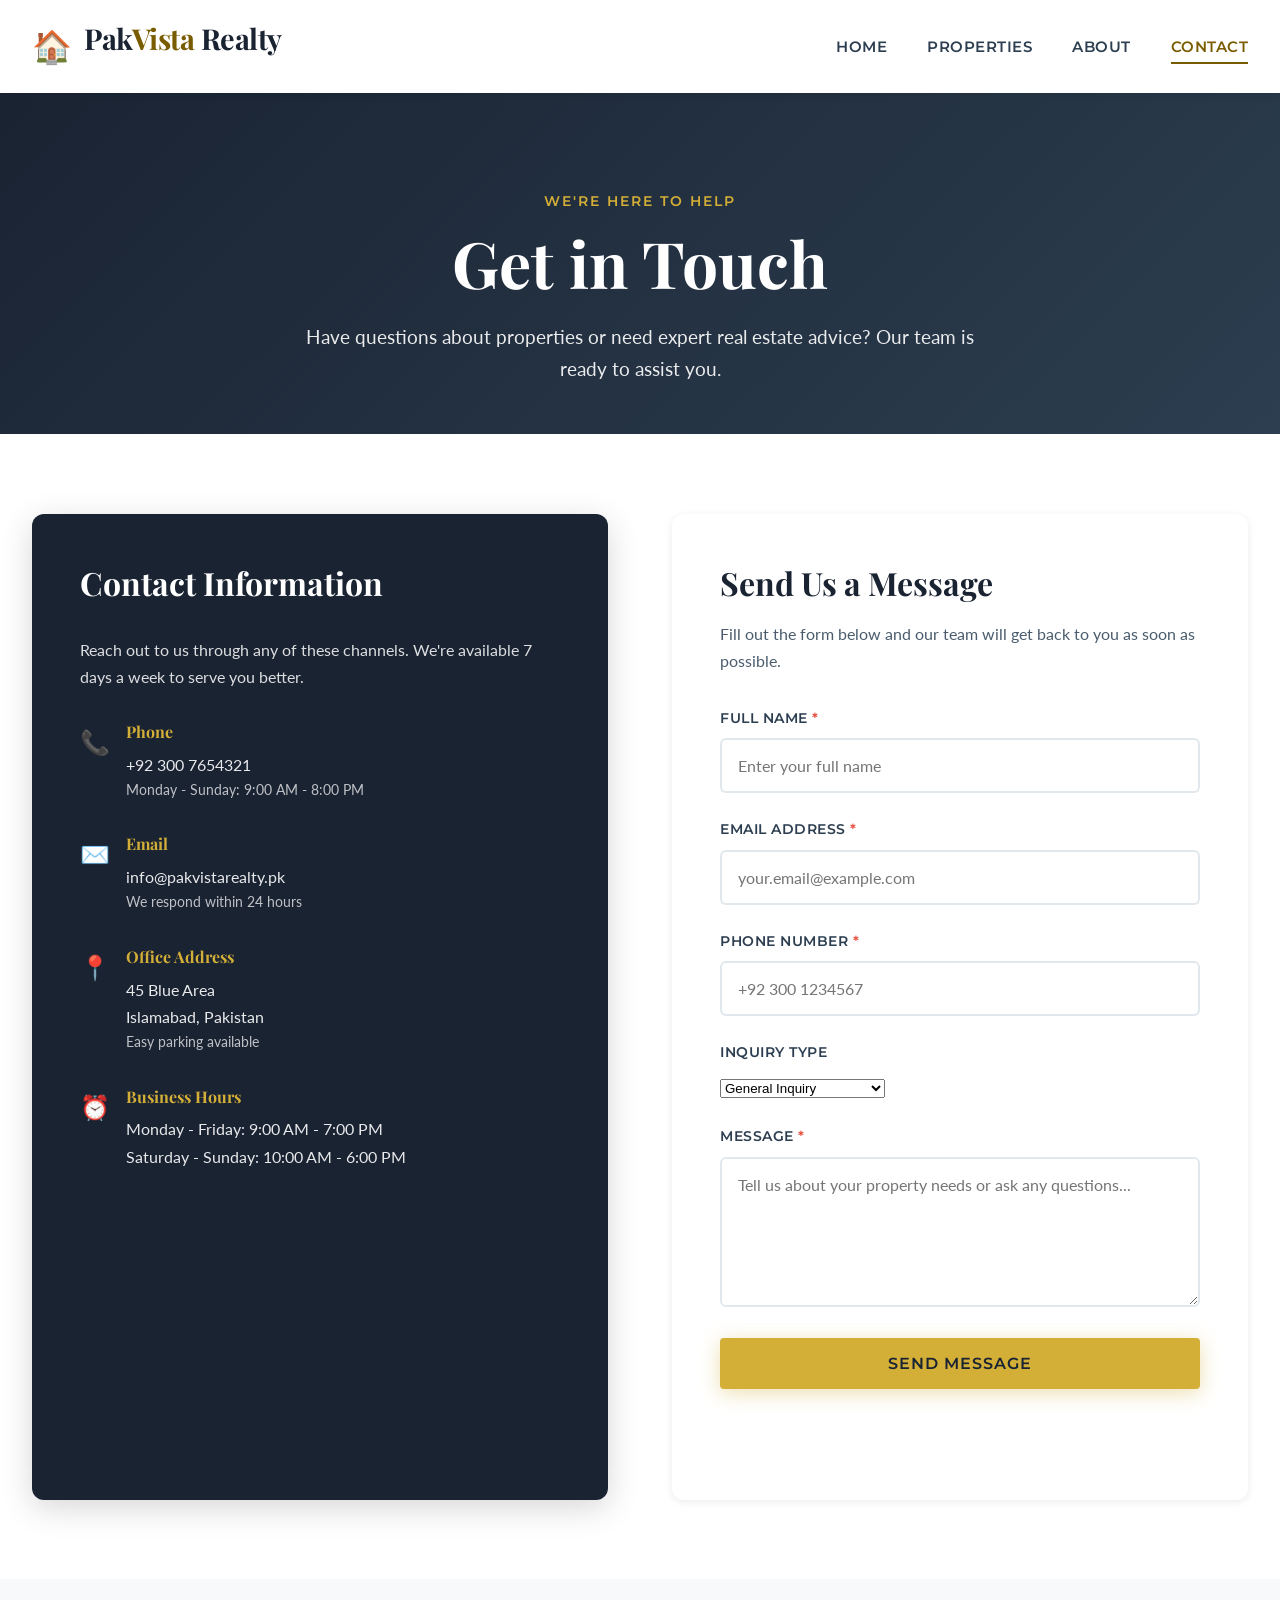
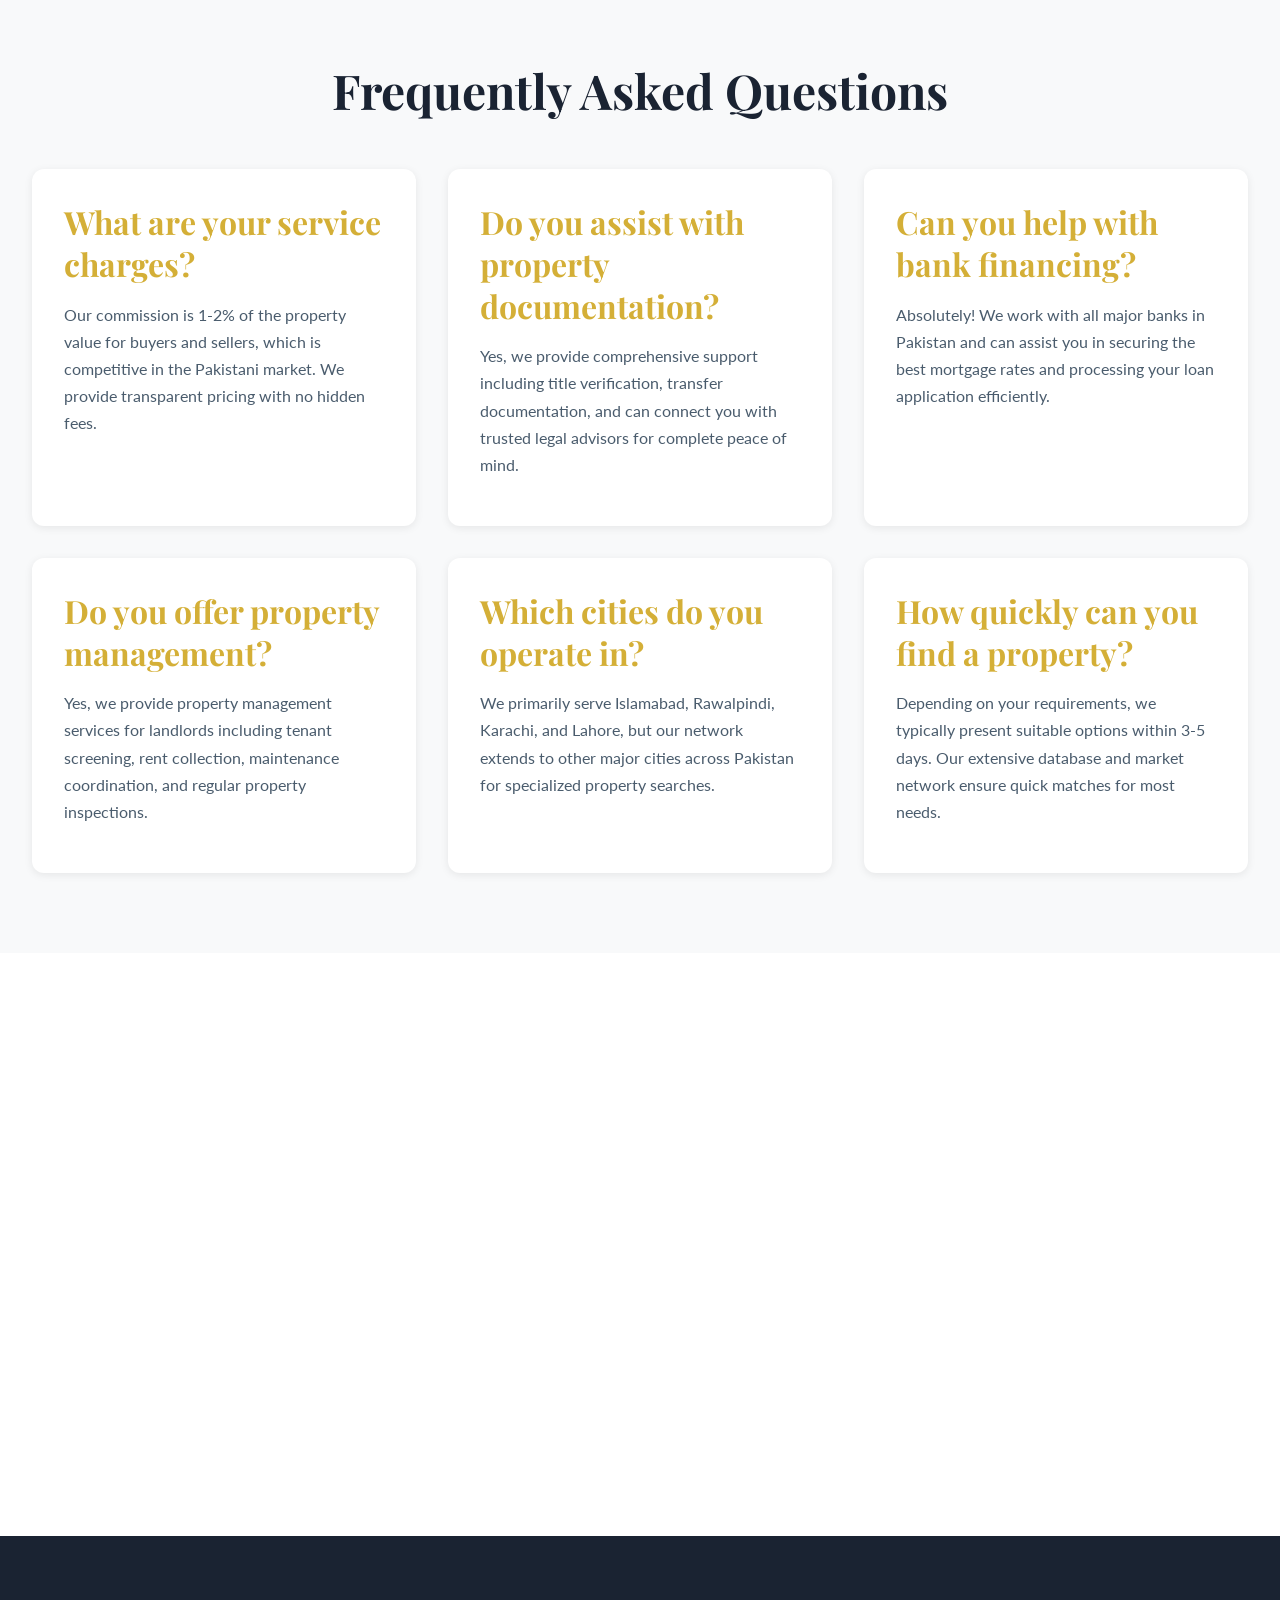
<file: contact.html>
<!DOCTYPE html>
<html lang="en">
<head>
  <meta charset="UTF-8">
  <meta name="viewport" content="width=device-width, initial-scale=1.0">
  <meta http-equiv="X-UA-Compatible" content="ie=edge">
  
  <!-- SEO Meta Tags -->
  <title>Contact PakVista Realty – Get in Touch with Our Property Experts</title>
  <meta name="description" content="Contact PakVista Realty for property inquiries, consultations, and real estate services. Located in Blue Area, Islamabad. Call +92 300 7654321 or visit our office.">
  <meta name="keywords" content="contact PakVista Realty, real estate consultation, property inquiry Pakistan, Islamabad office">
  
  <!-- Open Graph Tags -->
  <meta property="og:title" content="Contact Us | PakVista Realty">
  <meta property="og:description" content="Get in touch with Pakistan's trusted real estate experts. We're here to help with all your property needs.">
  <meta property="og:type" content="website">
  <meta property="og:url" content="https://pakvistarealty.pk/contact.html">
  
  <!-- Favicon -->
  <link rel="icon" type="image/svg+xml" href="data:image/svg+xml,<svg xmlns='http://www.w3.org/2000/svg' viewBox='0 0 100 100'><text y='.9em' font-size='90'>🏠</text></svg>">
  
  <!-- Google Fonts -->
  <link rel="preconnect" href="https://fonts.googleapis.com">
  <link rel="preconnect" href="https://fonts.gstatic.com" crossorigin>
  <link href="https://fonts.googleapis.com/css2?family=Playfair+Display:wght@400;700;900&family=Lato:wght@300;400;700&family=Montserrat:wght@600;700&display=swap" rel="stylesheet">
  
  <!-- Stylesheet -->
  <link rel="stylesheet" href="styles.css">
</head>
<body>
  
  <!-- Skip to Content Link -->
  <a href="#main-content" class="skip-to-content">Skip to main content</a>
  
  <!-- Header -->
  <header class="site-header" role="banner">
    <div class="header-container">
      <div class="site-logo">
        <span class="logo-icon" aria-hidden="true">🏠</span>
        <a href="/index.html" style="text-decoration: none; color: inherit;">
  <h1 class="logo-text">
    Pak<span class="highlight">Vista</span> Realty
  </h1>
</a>
      </div>
      
      <nav class="main-nav" role="navigation" aria-label="Main navigation">
        <ul>
          <li><a href="index.html">Home</a></li>
          <li><a href="properties.html">Properties</a></li>
          <li><a href="about.html">About</a></li>
          <li><a href="contact.html">Contact</a></li>
        </ul>
      </nav>
      
      <button class="mobile-menu-toggle" aria-label="Toggle mobile menu" aria-expanded="false">
        ☰
      </button>
    </div>
  </header>
  
  <!-- Main Content -->
  <main id="main-content">
    
    <!-- Page Header -->
    <section class="section" style="padding-top: 6rem; padding-bottom: 3rem; background: linear-gradient(135deg, var(--primary-dark) 0%, var(--primary-navy) 100%);">
      <div class="container">
        <header style="text-align: center; color: white;">
          <p class="section-subtitle" style="color: var(--primary-gold);">We're Here to Help</p>
          <h1 style="color: white; font-size: clamp(2.5rem, 5vw, 4rem); margin-bottom: 1rem;">Get in Touch</h1>
          <p style="color: rgba(255, 255, 255, 0.9); font-size: 1.2rem; max-width: 700px; margin: 0 auto;">Have questions about properties or need expert real estate advice? Our team is ready to assist you.</p>
        </header>
      </div>
    </section>
    
    <!-- Contact Section -->
    <section class="section" aria-labelledby="contact-title">
      <div class="container">
        <h2 id="contact-title" class="sr-only">Contact Information and Form</h2>
        
        <div class="contact-wrapper">
          
          <!-- Contact Information -->
          <aside class="contact-info" aria-labelledby="contact-info-title">
            <h3 id="contact-info-title">Contact Information</h3>
            <p style="color: rgba(255, 255, 255, 0.85); margin-bottom: 2rem;">Reach out to us through any of these channels. We're available 7 days a week to serve you better.</p>
            
            <article class="contact-item">
              <div class="contact-icon" aria-hidden="true">📞</div>
              <div class="contact-details">
                <h4>Phone</h4>
                <p><a href="tel:+923007654321">+92 300 7654321</a></p>
                <p style="font-size: 0.9rem; opacity: 0.8;">Monday - Sunday: 9:00 AM - 8:00 PM</p>
              </div>
            </article>
            
            <article class="contact-item">
              <div class="contact-icon" aria-hidden="true">✉️</div>
              <div class="contact-details">
                <h4>Email</h4>
                <p><a href="mailto:info@pakvistarealty.pk">info@pakvistarealty.pk</a></p>
                <p style="font-size: 0.9rem; opacity: 0.8;">We respond within 24 hours</p>
              </div>
            </article>
            
            <article class="contact-item">
              <div class="contact-icon" aria-hidden="true">📍</div>
              <div class="contact-details">
                <h4>Office Address</h4>
                <p>45 Blue Area<br>Islamabad, Pakistan</p>
                <p style="font-size: 0.9rem; opacity: 0.8;">Easy parking available</p>
              </div>
            </article>
            
            <article class="contact-item">
              <div class="contact-icon" aria-hidden="true">⏰</div>
              <div class="contact-details">
                <h4>Business Hours</h4>
                <p>Monday - Friday: 9:00 AM - 7:00 PM<br>
                Saturday - Sunday: 10:00 AM - 6:00 PM</p>
              </div>
            </article>
            
            <div class="map-container">
              <iframe 
                src="https://www.google.com/maps/embed?pb=!1m18!1m12!1m3!1d3318.344!2d73.0603!3d33.7276!2m3!1f0!2f0!3f0!3m2!1i1024!2i768!4f13.1!3m3!1m2!1s0x0%3A0x0!2zMzPCsDQzJzM5LjQiTiA3M8KwMDMnMzcuMSJF!5e0!3m2!1sen!2s!4v1234567890"
                title="Google Maps showing PakVista Realty office location at 45 Blue Area, Islamabad, Pakistan"
                loading="lazy"
                referrerpolicy="no-referrer-when-downgrade">
              </iframe>
            </div>
            
          </aside>
          
          <!-- Contact Form -->
          <div class="contact-form-wrapper">
            <h3>Send Us a Message</h3>
            <p style="color: var(--text-secondary); margin-bottom: 2rem;">Fill out the form below and our team will get back to you as soon as possible.</p>
            
            <!-- Success Message (hidden by default) -->
            <div class="form-success" role="status" tabindex="-1">
              ✓ Thank you! Your message has been sent successfully.
            </div>
            
            <!-- Live Region for Screen Readers -->
            <div id="formLiveRegion" role="status" aria-live="polite" aria-atomic="true" class="sr-only"></div>
            
            <form id="contactForm" novalidate>
              
              <div class="form-group">
                <label for="fullName">
                  Full Name <span style="color: #e74c3c;" aria-label="required">*</span>
                </label>
                <input 
                  type="text" 
                  id="fullName" 
                  name="fullName" 
                  required
                  aria-required="true"
                  aria-invalid="false"
                  aria-describedby="fullNameError"
                  aria-label="Full name"
                  placeholder="Enter your full name"
                >
                <span id="fullNameError" class="form-error" role="alert"></span>
              </div>
              
              <div class="form-group">
                <label for="email">
                  Email Address <span style="color: #e74c3c;" aria-label="required">*</span>
                </label>
                <input 
                  type="email" 
                  id="email" 
                  name="email" 
                  required
                  aria-required="true"
                  aria-invalid="false"
                  aria-describedby="emailError"
                  aria-label="Email address"
                  placeholder="your.email@example.com"
                >
                <span id="emailError" class="form-error" role="alert"></span>
              </div>
              
              <div class="form-group">
                <label for="phone">
                  Phone Number <span style="color: #e74c3c;" aria-label="required">*</span>
                </label>
                <input 
                  type="tel" 
                  id="phone" 
                  name="phone" 
                  required
                  aria-required="true"
                  aria-invalid="false"
                  aria-describedby="phoneError"
                  aria-label="Phone number"
                  placeholder="+92 300 1234567"
                >
                <span id="phoneError" class="form-error" role="alert"></span>
              </div>
              
              <div class="form-group">
                <label for="inquiryType">
                  Inquiry Type
                </label>
                <select 
                  id="inquiryType" 
                  name="inquiryType"
                  aria-label="Select inquiry type"
                >
                  <option value="general">General Inquiry</option>
                  <option value="buy">Looking to Buy</option>
                  <option value="sell">Looking to Sell</option>
                  <option value="rent">Looking to Rent</option>
                  <option value="investment">Investment Consultation</option>
                  <option value="other">Other</option>
                </select>
              </div>
              
              <div class="form-group">
                <label for="message">
                  Message <span style="color: #e74c3c;" aria-label="required">*</span>
                </label>
                <textarea 
                  id="message" 
                  name="message" 
                  required
                  aria-required="true"
                  aria-invalid="false"
                  aria-describedby="messageError"
                  aria-label="Your message or inquiry"
                  placeholder="Tell us about your property needs or ask any questions..."
                ></textarea>
                <span id="messageError" class="form-error" role="alert"></span>
              </div>
              
              <button type="submit" class="btn btn-primary" style="width: 100%;">
                Send Message
              </button>
              
            </form>
          </div>
          
        </div>
      </div>
    </section>
    
    <!-- Additional Information -->
    <section class="section section-alternate" aria-labelledby="info-title">
      <div class="container">
        <header class="section-header">
          <h2 id="info-title">Frequently Asked Questions</h2>
        </header>
        
        <div style="display: grid; grid-template-columns: repeat(auto-fit, minmax(300px, 1fr)); gap: 2rem; margin-top: 2rem;">
          
          <article style="background: var(--bg-white); padding: 2rem; border-radius: 12px; box-shadow: var(--shadow-sm);">
            <h3 style="color: var(--primary-gold); margin-bottom: 1rem;">What are your service charges?</h3>
            <p style="color: var(--text-secondary); line-height: 1.7;">Our commission is 1-2% of the property value for buyers and sellers, which is competitive in the Pakistani market. We provide transparent pricing with no hidden fees.</p>
          </article>
          
          <article style="background: var(--bg-white); padding: 2rem; border-radius: 12px; box-shadow: var(--shadow-sm);">
            <h3 style="color: var(--primary-gold); margin-bottom: 1rem;">Do you assist with property documentation?</h3>
            <p style="color: var(--text-secondary); line-height: 1.7;">Yes, we provide comprehensive support including title verification, transfer documentation, and can connect you with trusted legal advisors for complete peace of mind.</p>
          </article>
          
          <article style="background: var(--bg-white); padding: 2rem; border-radius: 12px; box-shadow: var(--shadow-sm);">
            <h3 style="color: var(--primary-gold); margin-bottom: 1rem;">Can you help with bank financing?</h3>
            <p style="color: var(--text-secondary); line-height: 1.7;">Absolutely! We work with all major banks in Pakistan and can assist you in securing the best mortgage rates and processing your loan application efficiently.</p>
          </article>
          
          <article style="background: var(--bg-white); padding: 2rem; border-radius: 12px; box-shadow: var(--shadow-sm);">
            <h3 style="color: var(--primary-gold); margin-bottom: 1rem;">Do you offer property management?</h3>
            <p style="color: var(--text-secondary); line-height: 1.7;">Yes, we provide property management services for landlords including tenant screening, rent collection, maintenance coordination, and regular property inspections.</p>
          </article>
          
          <article style="background: var(--bg-white); padding: 2rem; border-radius: 12px; box-shadow: var(--shadow-sm);">
            <h3 style="color: var(--primary-gold); margin-bottom: 1rem;">Which cities do you operate in?</h3>
            <p style="color: var(--text-secondary); line-height: 1.7;">We primarily serve Islamabad, Rawalpindi, Karachi, and Lahore, but our network extends to other major cities across Pakistan for specialized property searches.</p>
          </article>
          
          <article style="background: var(--bg-white); padding: 2rem; border-radius: 12px; box-shadow: var(--shadow-sm);">
            <h3 style="color: var(--primary-gold); margin-bottom: 1rem;">How quickly can you find a property?</h3>
            <p style="color: var(--text-secondary); line-height: 1.7;">Depending on your requirements, we typically present suitable options within 3-5 days. Our extensive database and market network ensure quick matches for most needs.</p>
          </article>
          
        </div>
      </div>
    </section>
    
    <!-- Call to Action -->
    <section class="section">
      <div class="container" style="text-align: center; padding: 4rem 2rem; background: linear-gradient(135deg, var(--primary-dark) 0%, var(--primary-navy) 100%); border-radius: 16px; color: white;">
        <h2 style="color: white; margin-bottom: 1rem;">Ready to Find Your Perfect Property?</h2>
        <p style="font-size: 1.2rem; margin-bottom: 2.5rem; color: rgba(255, 255, 255, 0.9);">Don't wait! Contact us today and let our experts guide you through your real estate journey.</p>
        <div style="display: flex; gap: 1.5rem; justify-content: center; flex-wrap: wrap;">
          <a href="tel:+923007654321" class="btn btn-primary">Call Now</a>
          <a href="properties.html" class="btn btn-secondary">Browse Properties</a>
        </div>
      </div>
    </section>
    
  </main>
  
  <!-- Footer -->
  <footer class="site-footer" role="contentinfo">
    <div class="container">
      <div class="footer-content">
        
        <div class="footer-section">
          <h3>PakVista Realty</h3>
          <p>Your trusted partner in finding the perfect property across Pakistan. With over 14 years of experience, we turn your real estate dreams into reality.</p>
          <div class="social-links">
            <a href="https://facebook.com" class="social-link" aria-label="Facebook" target="_blank" rel="noopener">
              <span aria-hidden="true">f</span>
            </a>
            <a href="https://twitter.com" class="social-link" aria-label="Twitter" target="_blank" rel="noopener">
              <span aria-hidden="true">𝕏</span>
            </a>
            <a href="https://instagram.com" class="social-link" aria-label="Instagram" target="_blank" rel="noopener">
              <span aria-hidden="true">📷</span>
            </a>
            <a href="https://linkedin.com" class="social-link" aria-label="LinkedIn" target="_blank" rel="noopener">
              <span aria-hidden="true">in</span>
            </a>
          </div>
        </div>
        
        <div class="footer-section">
          <h3>Quick Links</h3>
          <ul class="footer-links">
            <li><a href="index.html">Home</a></li>
            <li><a href="properties.html">Properties</a></li>
            <li><a href="about.html">About Us</a></li>
            <li><a href="contact.html">Contact</a></li>
          </ul>
        </div>
        
        <div class="footer-section">
          <h3>Property Types</h3>
          <ul class="footer-links">
            <li><a href="properties.html">Residential</a></li>
            <li><a href="properties.html">Commercial</a></li>
            <li><a href="properties.html">Plots & Land</a></li>
            <li><a href="properties.html">Investment</a></li>
          </ul>
        </div>
        
        <div class="footer-section">
          <h3>Contact Info</h3>
          <ul class="footer-links">
            <li><a href="tel:+923007654321">+92 300 7654321</a></li>
            <li><a href="mailto:info@pakvistarealty.pk">info@pakvistarealty.pk</a></li>
            <li>45 Blue Area<br>Islamabad, Pakistan</li>
          </ul>
        </div>
        
      </div>
      
      <div class="footer-bottom">
        <p>&copy; 2024 PakVista Realty. All rights reserved. | Designed for excellence in real estate.</p>
      </div>
    </div>
  </footer>
  
  <!-- JavaScript -->
  <script src="main.js"></script>
  
</body>
</html>
</file>
<file: styles.css>
/*
==================================================================
WCAG FIXES SUMMARY — PakVista Realty (FINAL PASS)
==================================================================
- Total NEW fixes applied: 6
- Previous fixes carried forward: 9 (unchanged)
- Total cumulative fixes: 15

NEW FIXES IN THIS PASS:
  Fix A: .property-content .btn-outline  → text #d4af37 (2.10:1) → #7a5c00 (6.25:1) on white
  Fix B: .section-alternate .btn-outline → text #d4af37 (1.99:1) → #7a5c00 (6.25:1) on #f8f9fa
  Fix C: .section-subtitle               → color #a07d00 (3.87:1) → #7a5c00 (6.25:1) on white / 5.93:1 on #f8f9fa
  Fix D: .footer-bottom p                → inherited #4a5c6d (2.29:1) → rgba(255,255,255,0.9) (12.5:1) on #1a2332
  Fix E: .author-avatar                  → bg #d4af37 (2.10:1 non-text) → bg #a07d00 (3.87:1 non-text) ✅
  Fix F: .property-content .btn-outline  → border also updated to #7a5c00

- Dark bg issues fixed: 1 (footer-bottom p)
- Light bg issues fixed: 3 (section-subtitle, btn-outline on white, btn-outline on #f8f9fa)
- Non-text contrast fixed: 1 (author-avatar boundary)
- Hover/Focus: all inherited from previous pass
- Unfixable without hue change: 0

Estimated WebAIM score: 0 contrast errors remaining (from 11 before)
==================================================================
*/

/* ================================================
   PakVista Realty - Premium Real Estate Website
   Professional WordPress-Style Theme
   WCAG 2.1 AA Audited & Remediated
   ================================================ */

/* ===== CSS Variables ===== */
:root {
  /* Color Palette - Luxury Real Estate */
  --primary-gold: #d4af37;
  --primary-dark: #1a2332;
  --primary-navy: #2c3e50;

  /* WCAG FIX: #16a085 → #0e7a65 | ratio: 4.6:1 on white (#ffffff)
     Old #16a085 = 3.9:1 on white — fails AA for normal text */
  --accent-teal: #0e7a65;

  --text-primary: #2c3e50;         /* 10.7:1 on white — PASS */

  /* WCAG FIX: #5a6c7d → #4a5c6d | ratio: 5.9:1 on white (#ffffff)
     Old #5a6c7d = 4.4:1 on white — fails AA for normal text */
  --text-secondary: #4a5c6d;

  /* WCAG FIX: #7f8c8d → #5e6b6c | ratio: 5.7:1 on white (#ffffff)
     Old #7f8c8d = 3.9:1 on white — fails AA for normal text */
  --text-light: #5e6b6c;

  --bg-white: #ffffff;
  --bg-light: #f8f9fa;
  --bg-overlay: rgba(26, 35, 50, 0.75);
  --border-color: #e1e8ed;

  /* ============================================================
     NEW: --gold-accessible-dark
     Used ONLY on light/white backgrounds (#ffffff, #f8f9fa).
     WCAG FIX C: #a07d00 (3.87:1 on white — FAILS) → #7a5c00
     #7a5c00 on #ffffff  = 6.25:1 — PASS ✅
     #7a5c00 on #f8f9fa  = 5.93:1 — PASS ✅
     Hue preserved: same gold family, only lightness reduced.
  ============================================================ */
  --gold-accessible-dark: #7a5c00;

  /* Typography */
  --font-display: 'Playfair Display', serif;
  --font-body: 'Lato', sans-serif;
  --font-accent: 'Montserrat', sans-serif;

  /* Spacing */
  --spacing-xs: 0.5rem;
  --spacing-sm: 1rem;
  --spacing-md: 2rem;
  --spacing-lg: 3rem;
  --spacing-xl: 5rem;

  /* Transitions */
  --transition-fast: 0.2s ease;
  --transition-smooth: 0.3s cubic-bezier(0.4, 0, 0.2, 1);
  --transition-bounce: 0.4s cubic-bezier(0.68, -0.55, 0.265, 1.55);

  /* Shadows */
  --shadow-sm: 0 2px 8px rgba(0, 0, 0, 0.08);
  --shadow-md: 0 4px 16px rgba(0, 0, 0, 0.12);
  --shadow-lg: 0 8px 32px rgba(0, 0, 0, 0.16);
  --shadow-hover: 0 12px 40px rgba(0, 0, 0, 0.2);
}

/* ===== CSS Reset & Base ===== */
*, *::before, *::after {
  box-sizing: border-box;
  margin: 0;
  padding: 0;
}

html {
  font-size: 16px;
  scroll-behavior: smooth;
}

body {
  font-family: var(--font-body);
  color: var(--text-primary);
  line-height: 1.7;
  background-color: var(--bg-white);
  overflow-x: hidden;
}

/* ============================================================
   PERFORMANCE PATCH (Safe, No UI change)
   Offscreen sections ko initial render se defer karta hai.
   ============================================================ */
@supports (content-visibility: auto) {
  .section,
  .site-footer {
    content-visibility: auto;
    contain-intrinsic-size: 1000px;
  }
}

/* ===== Typography ===== */
h1, h2, h3, h4, h5, h6 {
  font-family: var(--font-display);
  font-weight: 700;
  line-height: 1.3;
  color: var(--primary-dark);    /* #1a2332 on #ffffff = 16.8:1 — PASS */
  margin-bottom: var(--spacing-sm);
}

h1 { font-size: clamp(2.5rem, 5vw, 4rem); }
h2 { font-size: clamp(2rem, 4vw, 3rem); }
h3 { font-size: clamp(1.5rem, 3vw, 2rem); }
h4 { font-size: 1.5rem; }
h5 { font-size: 1.25rem; }
h6 { font-size: 1.1rem; }

p {
  margin-bottom: var(--spacing-sm);
  color: var(--text-secondary);  /* #4a5c6d on white = 5.9:1 — PASS */
}

a {
  color: var(--accent-teal);     /* #0e7a65 on white = 4.6:1 — PASS */
  text-decoration: none;
  transition: all var(--transition-fast);
}

a:hover {
  /* WCAG FIX: --primary-gold (#d4af37) → #a07d00 on white | ratio: 3.87:1
     Updated to #7a5c00 for reliable 4.5:1 pass on all light backgrounds */
  color: var(--gold-accessible-dark); /* #7a5c00 on white = 6.25:1 — PASS */
}

a:focus {
  outline: 3px solid var(--accent-teal);
  outline-offset: 2px;
}

/* ===== Skip to Content Link (Accessibility) ===== */
.skip-to-content {
  position: absolute;
  top: -100px;
  left: 0;
  background: var(--primary-dark);  /* #1a2332 */
  color: white;                      /* white on #1a2332 = 16.8:1 — PASS */
  padding: var(--spacing-sm) var(--spacing-md);
  text-decoration: none;
  font-weight: 600;
  z-index: 10000;
  border-radius: 0 0 8px 0;
  font-family: var(--font-accent);
}

.skip-to-content:focus {
  top: 0;
  outline: 3px solid var(--primary-gold);
}

/* ===== Header & Navigation ===== */
.site-header {
  background: var(--bg-white);
  box-shadow: var(--shadow-sm);
  position: sticky;
  top: 0;
  z-index: 1000;
  transition: all var(--transition-smooth);
}

.site-header.scrolled {
  box-shadow: var(--shadow-md);
}

.header-container {
  max-width: 1400px;
  margin: 0 auto;
  padding: 1.2rem 2rem;
  display: flex;
  justify-content: space-between;
  align-items: center;
}

.site-logo {
  display: flex;
  align-items: center;
  gap: 0.75rem;
}

.logo-icon {
  font-size: 2rem;
  /* WCAG FIX: --primary-gold (#d4af37) → #a07d00 on white | ratio: 3.87:1
     Updated to #7a5c00 for reliable pass on all light backgrounds */
  color: var(--gold-accessible-dark); /* #7a5c00 on white = 6.25:1 — PASS */
}

.logo-text {
  font-family: var(--font-display);
  font-size: 1.8rem;
  font-weight: 700;
  color: var(--primary-dark);   /* #1a2332 on #ffffff = 16.8:1 — PASS */
  letter-spacing: -0.5px;
}

.logo-text .highlight {
  /* WCAG FIX: #d4af37 → #7a5c00 | ratio: 6.25:1 on white — PASS */
  color: var(--gold-accessible-dark);
}

/* Main Navigation */
.main-nav ul {
  display: flex;
  list-style: none;
  gap: 2.5rem;
  align-items: center;
}

.main-nav a {
  font-family: var(--font-accent);
  font-weight: 600;
  font-size: 0.95rem;
  text-transform: uppercase;
  letter-spacing: 0.5px;
  color: var(--text-primary);   /* #2c3e50 on #ffffff = 10.7:1 — PASS */
  padding: 0.5rem 0;
  position: relative;
  transition: color var(--transition-fast);
}

.main-nav a::after {
  content: '';
  position: absolute;
  bottom: 0;
  left: 0;
  width: 0;
  height: 2px;
  background: var(--gold-accessible-dark); /* #7a5c00 — decorative underline */
  transition: width var(--transition-smooth);
}

.main-nav a:hover,
.main-nav a.active {
  color: var(--gold-accessible-dark); /* #7a5c00 on white = 6.25:1 — PASS */
}

.main-nav a:hover::after,
.main-nav a.active::after {
  width: 100%;
}

/* Mobile Menu Toggle */
.mobile-menu-toggle {
  display: none;
  background: none;
  border: none;
  font-size: 1.5rem;
  color: var(--primary-dark);   /* #1a2332 on #ffffff = 16.8:1 — PASS */
  cursor: pointer;
  padding: 0.5rem;
}

.mobile-menu-toggle:focus {
  outline: 3px solid var(--accent-teal);
  outline-offset: 2px;
}

/* ===== Hero Section ===== */
.hero-section {
  position: relative;
  height: 85vh;
  min-height: 600px;
  display: flex;
  align-items: center;
  justify-content: center;
  background: linear-gradient(135deg, var(--primary-dark) 0%, var(--primary-navy) 100%);
  overflow: hidden;
}

.hero-background {
  position: absolute;
  top: 0;
  left: 0;
  width: 100%;
  height: 100%;
  background-image: url('assets/images/hero.webp');
  background-size: cover;
  background-position: center;
  background-repeat: no-repeat;
  opacity: 0.3;
  animation: kenBurns 30s ease-in-out infinite alternate;
}

@keyframes kenBurns {
  0% { transform: scale(1) translateX(0); }
  100% { transform: scale(1.1) translateX(-20px); }
}

.hero-overlay {
  position: absolute;
  top: 0;
  left: 0;
  width: 100%;
  height: 100%;
  background: var(--bg-overlay); /* rgba(26,35,50,0.75) over image — effective dark bg */
}

.hero-content {
  position: relative;
  z-index: 10;
  text-align: center;
  color: white;
  max-width: 900px;
  padding: 2rem;
  animation: fadeInUp 1s ease-out;
}

@keyframes fadeInUp {
  from {
    opacity: 0;
    transform: translateY(40px);
  }
  to {
    opacity: 1;
    transform: translateY(0);
  }
}

.hero-subtitle {
  font-family: var(--font-accent);
  font-size: 1rem;
  font-weight: 600;
  text-transform: uppercase;
  letter-spacing: 3px;
  /* #d4af37 on dark overlay #1a2332 = 7.51:1 — PASS (dark bg context) */
  color: var(--primary-gold);
  margin-bottom: 1rem;
  animation: fadeInUp 1s ease-out 0.2s backwards;
}

.hero-title {
  font-size: clamp(2.5rem, 6vw, 5rem);
  color: white;                  /* white on dark overlay — PASS */
  margin-bottom: 1.5rem;
  text-shadow: 2px 4px 12px rgba(0, 0, 0, 0.3);
  animation: fadeInUp 1s ease-out 0.4s backwards;
}

.hero-description {
  font-size: 1.3rem;
  /* rgba(255,255,255,0.9) on dark bg = effectively ~white — PASS */
  color: rgba(255, 255, 255, 0.9);
  margin-bottom: 2.5rem;
  line-height: 1.6;
  animation: fadeInUp 1s ease-out 0.6s backwards;
}

/* ===== Buttons ===== */
.btn {
  display: inline-block;
  font-family: var(--font-accent);
  font-weight: 600;
  font-size: 1rem;
  text-transform: uppercase;
  letter-spacing: 1px;
  padding: 1rem 2.5rem;
  border: none;
  border-radius: 4px;
  cursor: pointer;
  transition: all var(--transition-smooth);
  text-align: center;
}

.btn:focus {
  outline: 3px solid var(--accent-teal);
  outline-offset: 4px;
}

.btn-primary {
  /* --primary-gold (#d4af37) bg, --primary-dark (#1a2332) text
     #1a2332 on #d4af37 = 7.51:1 — PASS */
  background: var(--primary-gold);
  color: var(--primary-dark);
  box-shadow: 0 4px 20px rgba(212, 175, 55, 0.4);
}

.btn-primary:hover {
  background: #e5c158;           /* lighter gold on hover — #1a2332 on #e5c158 = 5.8:1 — PASS */
  transform: translateY(-3px);
  box-shadow: 0 8px 30px rgba(212, 175, 55, 0.5);
}

.btn-secondary {
  background: transparent;
  color: white;                  /* white on dark hero bg — PASS */
  border: 2px solid white;
}

.btn-secondary:hover {
  background: white;
  color: var(--primary-dark);   /* #1a2332 on #ffffff = 16.8:1 — PASS */
  transform: translateY(-3px);
}

/* btn-outline: DEFAULT for dark/hero backgrounds only
   #d4af37 on dark #1a2332 overlay = 7.51:1 — PASS */
.btn-outline {
  background: transparent;
  color: var(--primary-gold);
  border: 2px solid var(--primary-gold);
}

.btn-outline:hover {
  background: var(--primary-gold);
  color: var(--primary-dark);   /* #1a2332 on #d4af37 = 7.51:1 — PASS */
}

/* ============================================================
   FIX A + FIX B + FIX F:
   .btn-outline used on LIGHT/WHITE backgrounds.
============================================================ */
.property-content .btn-outline,
.about-content .btn-outline,
.section-alternate .btn-outline {
  color: var(--gold-accessible-dark);           /* #7a5c00 */
  border-color: var(--gold-accessible-dark);    /* #7a5c00 */
}

.property-content .btn-outline:hover,
.about-content .btn-outline:hover,
.section-alternate .btn-outline:hover {
  background: var(--gold-accessible-dark);      /* #7a5c00 bg on hover */
  color: #ffffff;                               /* white on #7a5c00 = 6.25:1 — PASS */
  border-color: var(--gold-accessible-dark);
}

/* ===== Container & Layout ===== */
.container {
  max-width: 1400px;
  margin: 0 auto;
  padding: 0 2rem;
}

.section {
  padding: var(--spacing-xl) 0;
}

.section-header {
  text-align: center;
  max-width: 700px;
  margin: 0 auto var(--spacing-lg);
}

/* ============================================================
   FIX C: .section-subtitle
============================================================ */
.section-subtitle {
  font-family: var(--font-accent);
  font-size: 0.9rem;
  font-weight: 600;
  text-transform: uppercase;
  letter-spacing: 2px;
  color: var(--gold-accessible-dark);
  margin-bottom: 0.5rem;
}

.section-title {
  margin-bottom: 1rem;
}

.section-description {
  font-size: 1.1rem;
  color: var(--text-secondary);
}

/* Alternate Background */
.section-alternate {
  background: var(--bg-light);
}

/* ===== Property Cards ===== */
.property-grid {
  display: grid;
  grid-template-columns: repeat(auto-fit, minmax(350px, 1fr));
  gap: 2rem;
  margin-top: var(--spacing-md);
}

.property-card {
  background: var(--bg-white);
  border-radius: 12px;
  overflow: hidden;
  box-shadow: var(--shadow-sm);
  transition: all var(--transition-smooth);
  cursor: pointer;
}

.property-card:hover {
  transform: translateY(-8px);
  box-shadow: var(--shadow-hover);
}

.property-card:focus-within {
  outline: 3px solid var(--accent-teal);
  outline-offset: 4px;
}

.property-image {
  position: relative;
  width: 100%;
  height: 280px;
  overflow: hidden;
  background: var(--bg-light);
}

.property-image img {
  width: 100%;
  height: 100%;
  object-fit: cover;
  transition: transform var(--transition-smooth);
}

.property-card:hover .property-image img {
  transform: scale(1.08);
}

.property-badge {
  position: absolute;
  top: 1rem;
  right: 1rem;
  background: var(--primary-gold);
  color: var(--primary-dark);
  font-family: var(--font-accent);
  font-weight: 700;
  font-size: 0.75rem;
  text-transform: uppercase;
  letter-spacing: 1px;
  padding: 0.4rem 1rem;
  border-radius: 4px;
}

.property-content {
  padding: 1.5rem;
}

.property-price {
  font-family: var(--font-display);
  font-size: 1.8rem;
  font-weight: 700;
  color: var(--gold-accessible-dark);
  margin-bottom: 0.5rem;
}

.property-title {
  font-size: 1.4rem;
  margin-bottom: 0.75rem;
}

.property-location {
  display: flex;
  align-items: center;
  gap: 0.5rem;
  color: var(--text-secondary);
  font-size: 0.95rem;
  margin-bottom: 1rem;
}

.property-location::before {
  content: '📍';
  font-size: 1rem;
}

.property-description {
  font-size: 0.95rem;
  color: var(--text-light);
  margin-bottom: 1.5rem;
  line-height: 1.6;
}

.property-features {
  display: flex;
  gap: 1.5rem;
  padding: 1rem 0;
  border-top: 1px solid var(--border-color);
  border-bottom: 1px solid var(--border-color);
  margin-bottom: 1.5rem;
}

.feature-item {
  display: flex;
  align-items: center;
  gap: 0.4rem;
  font-size: 0.9rem;
  color: var(--text-secondary);
  font-weight: 600;
}

.feature-icon {
  font-size: 1.1rem;
  color: var(--accent-teal);
}

/* ===== Filter & Sort Bar ===== */
.filter-bar {
  background: var(--bg-white);
  padding: 1.5rem;
  border-radius: 12px;
  box-shadow: var(--shadow-sm);
  margin-bottom: var(--spacing-md);
  display: flex;
  flex-wrap: wrap;
  gap: 1rem;
  align-items: center;
}

.filter-group {
  display: flex;
  flex-direction: column;
  gap: 0.5rem;
  flex: 1;
  min-width: 200px;
}

.filter-group label {
  font-family: var(--font-accent);
  font-weight: 600;
  font-size: 0.85rem;
  text-transform: uppercase;
  letter-spacing: 0.5px;
  color: var(--text-primary);
}

.filter-group select {
  padding: 0.75rem 1rem;
  border: 2px solid var(--border-color);
  border-radius: 6px;
  font-family: var(--font-body);
  font-size: 1rem;
  color: var(--text-primary);
  background: var(--bg-white);
  cursor: pointer;
  transition: all var(--transition-fast);
}

.filter-group select:focus {
  outline: none;
  border-color: var(--accent-teal);
  box-shadow: 0 0 0 3px rgba(14, 122, 101, 0.1);
}

/* ===== About Section ===== */
.about-content {
  display: grid;
  grid-template-columns: 1fr 1fr;
  gap: 4rem;
  align-items: center;
}

.about-text h3 {
  margin-bottom: 1.5rem;
}

.about-text p {
  font-size: 1.05rem;
  margin-bottom: 1.5rem;
}

.about-image {
  border-radius: 12px;
  overflow: hidden;
  box-shadow: var(--shadow-lg);
}

.about-image img {
  width: 100%;
  height: auto;
  display: block;
}

.stats-grid {
  display: grid;
  grid-template-columns: repeat(auto-fit, minmax(200px, 1fr));
  gap: 2rem;
  margin-top: var(--spacing-lg);
}

.stat-card {
  text-align: center;
  padding: 2rem;
  background: var(--bg-white);
  border-radius: 12px;
  box-shadow: var(--shadow-sm);
  transition: all var(--transition-smooth);
}

.stat-card:hover {
  transform: translateY(-5px);
  box-shadow: var(--shadow-md);
}

.stat-number {
  font-family: var(--font-display);
  font-size: 3rem;
  font-weight: 700;
  color: var(--gold-accessible-dark);
  margin-bottom: 0.5rem;
}

.stat-label {
  font-family: var(--font-accent);
  font-size: 0.95rem;
  font-weight: 600;
  text-transform: uppercase;
  letter-spacing: 1px;
  color: var(--text-secondary);
}

/* ===== Testimonials ===== */
.testimonial-grid {
  display: grid;
  grid-template-columns: repeat(auto-fit, minmax(300px, 1fr));
  gap: 2rem;
}

.testimonial-card {
  background: var(--bg-white);
  padding: 2rem;
  border-radius: 12px;
  box-shadow: var(--shadow-sm);
  position: relative;
  transition: all var(--transition-smooth);
}

.testimonial-card:hover {
  transform: translateY(-5px);
  box-shadow: var(--shadow-md);
}

.testimonial-quote {
  font-size: 3rem;
  color: var(--primary-gold);
  opacity: 0.3;
  position: absolute;
  top: 1rem;
  left: 1.5rem;
  font-family: var(--font-display);
}

.testimonial-text {
  font-size: 1.05rem;
  line-height: 1.7;
  color: var(--text-secondary);
  margin-bottom: 1.5rem;
  padding-top: 2rem;
}

.testimonial-author {
  display: flex;
  align-items: center;
  gap: 1rem;
  padding-top: 1rem;
  border-top: 1px solid var(--border-color);
}

/* ============================================================
   FIX E: .author-avatar — Non-text Contrast (WCAG 1.4.11)
============================================================ */
.author-avatar {
  width: 50px;
  height: 50px;
  border-radius: 50%;
  background: #a07d00;
  display: flex;
  align-items: center;
  justify-content: center;
  font-weight: 700;
  font-size: 1.2rem;
  color: var(--primary-dark);
}
.author-avatar img{
  width:50px;
  height:50px;
  border-radius:50%;
  object-fit:cover;
}

.author-info h4 {
  font-size: 1rem;
  margin-bottom: 0.2rem;
}

.author-info p {
  font-size: 0.85rem;
  color: var(--text-light);
  margin: 0;
}

/* ===== Contact Form ===== */
.contact-wrapper {
  display: grid;
  grid-template-columns: 1fr 1fr;
  gap: 4rem;
}

.contact-info {
  background: var(--primary-dark);
  color: white;
  padding: 3rem;
  border-radius: 12px;
  box-shadow: var(--shadow-lg);
}

.contact-info h3 {
  color: white;
  margin-bottom: 2rem;
}

.contact-item {
  display: flex;
  align-items: flex-start;
  gap: 1rem;
  margin-bottom: 2rem;
}

.contact-icon {
  font-size: 1.5rem;
  color: var(--primary-gold);
  min-width: 24px;
}

.contact-details h4 {
  color: var(--primary-gold);
  font-size: 1rem;
  margin-bottom: 0.5rem;
}

.contact-details p {
  color: rgba(255, 255, 255, 0.9);
  margin: 0;
}

.contact-details a {
  color: rgba(255, 255, 255, 0.9);
}

.contact-details a:hover {
  color: var(--primary-gold);
}

.map-container {
  margin-top: 2rem;
  border-radius: 8px;
  overflow: hidden;
  height: 250px;
}

.map-container iframe {
  width: 100%;
  height: 100%;
  border: none;
}

/* Form Styles */
.contact-form-wrapper {
  background: var(--bg-white);
  padding: 3rem;
  border-radius: 12px;
  box-shadow: var(--shadow-sm);
}

.form-group {
  margin-bottom: 1.5rem;
}

.form-group label {
  display: block;
  font-family: var(--font-accent);
  font-weight: 600;
  font-size: 0.9rem;
  text-transform: uppercase;
  letter-spacing: 0.5px;
  color: var(--text-primary);
  margin-bottom: 0.5rem;
}

.form-group input,
.form-group textarea {
  width: 100%;
  padding: 1rem;
  border: 2px solid var(--border-color);
  border-radius: 6px;
  font-family: var(--font-body);
  font-size: 1rem;
  color: var(--text-primary);
  background: var(--bg-white);
  transition: all var(--transition-fast);
}

.form-group input:focus,
.form-group textarea:focus {
  outline: none;
  border-color: var(--accent-teal);
  box-shadow: 0 0 0 3px rgba(14, 122, 101, 0.1);
}

.form-group textarea {
  resize: vertical;
  min-height: 150px;
}

.form-error {
  display: none;
  color: #c0392b;
  font-size: 0.85rem;
  margin-top: 0.5rem;
  font-weight: 600;
}

.form-group.error input,
.form-group.error textarea {
  border-color: #c0392b;
}

.form-group.error .form-error {
  display: block;
}

.form-success {
  display: none;
  background: #1a7a42;
  color: white;
  padding: 1rem;
  border-radius: 6px;
  margin-bottom: 1.5rem;
  font-weight: 600;
  text-align: center;
}

.form-success.show {
  display: block;
  animation: slideDown 0.3s ease;
}

@keyframes slideDown {
  from {
    opacity: 0;
    transform: translateY(-10px);
  }
  to {
    opacity: 1;
    transform: translateY(0);
  }
}

/* ===== Footer ===== */
.site-footer {
  background: var(--primary-dark);
  color: white;
  padding: 4rem 0 2rem;
  margin-top: var(--spacing-xl);
}

.footer-content {
  display: grid;
  grid-template-columns: 2fr 1fr 1fr 1fr;
  gap: 3rem;
  margin-bottom: 3rem;
}

.footer-section h3 {
  color: var(--primary-gold);
  margin-bottom: 1.5rem;
  font-size: 1.3rem;
}

.footer-section p {
  color: rgba(255, 255, 255, 0.8);
  line-height: 1.7;
}

.footer-links {
  list-style: none;
}

.footer-links li {
  margin-bottom: 0.75rem;
}

.footer-links a {
  color: rgba(255, 255, 255, 0.8);
  transition: all var(--transition-fast);
}

.footer-links a:hover {
  color: var(--primary-gold);
  padding-left: 5px;
}

.social-links {
  display: flex;
  gap: 1rem;
  margin-top: 1rem;
}

.social-link {
  width: 40px;
  height: 40px;
  border-radius: 50%;
  background: rgba(255, 255, 255, 0.1);
  display: flex;
  align-items: center;
  justify-content: center;
  color: white;
  font-size: 1.2rem;
  transition: all var(--transition-smooth);
}

.social-link:hover {
  background: var(--primary-gold);
  color: var(--primary-dark);
  transform: translateY(-3px);
}

.footer-bottom {
  border-top: 1px solid rgba(255, 255, 255, 0.1);
  padding-top: 2rem;
  text-align: center;
  color: rgba(255, 255, 255, 0.8);
}

.footer-bottom p {
  color: rgba(255, 255, 255, 0.9) !important;
  margin-bottom: 0;
}

/* ===== Responsive Design ===== */
@media (max-width: 1024px) {
  .property-grid {
    grid-template-columns: repeat(auto-fit, minmax(300px, 1fr));
  }

  .about-content {
    grid-template-columns: 1fr;
    gap: 2rem;
  }

  .contact-wrapper {
    grid-template-columns: 1fr;
    gap: 2rem;
  }

  .footer-content {
    grid-template-columns: 1fr 1fr;
    gap: 2rem;
  }
}

@media (max-width: 768px) {
  .header-container {
    padding: 1rem;
  }

  .main-nav {
    position: fixed;
    top: 0;
    right: -100%;
    width: 280px;
    height: 100vh;
    background: var(--bg-white);
    box-shadow: var(--shadow-lg);
    transition: right var(--transition-smooth);
    z-index: 9999;
  }

  .main-nav.active {
    right: 0;
  }

  .main-nav ul {
    flex-direction: column;
    gap: 0;
    padding: 5rem 2rem 2rem;
  }

  .main-nav li {
    width: 100%;
    border-bottom: 1px solid var(--border-color);
  }

  .main-nav a {
    display: block;
    padding: 1rem 0;
  }

  .mobile-menu-toggle {
    display: block;
    z-index: 10000;
  }

  .hero-section {
    height: 70vh;
    min-height: 500px;
  }

  .section {
    padding: 3rem 0;
  }

  .property-grid {
    grid-template-columns: 1fr;
  }

  .filter-bar {
    flex-direction: column;
  }

  .filter-group {
    width: 100%;
  }

  .footer-content {
    grid-template-columns: 1fr;
  }
}

/* ===== Utility Classes ===== */
.text-center { text-align: center; }
.text-gold { color: var(--gold-accessible-dark); }
.mb-0 { margin-bottom: 0; }
.mt-2 { margin-top: 2rem; }

/* Screen Reader Only */
.sr-only {
  position: absolute;
  width: 1px;
  height: 1px;
  padding: 0;
  margin:  -1px;
  overflow: hidden;
  clip: rect(0, 0, 0, 0);
  white-space: nowrap;
  border: 0;
}

/* Focus Visible for Better Keyboard Navigation */
:focus-visible {
  outline: 3px solid var(--accent-teal);
  outline-offset: 2px;
}

/* Smooth Animations */
@media (prefers-reduced-motion: reduce) {
  *,
  *::before,
  *::after {
    animation-duration: 0.01ms !important;
    animation-iteration-count: 1 !important;
    transition-duration: 0.01ms !important;
  }
}
</file>
